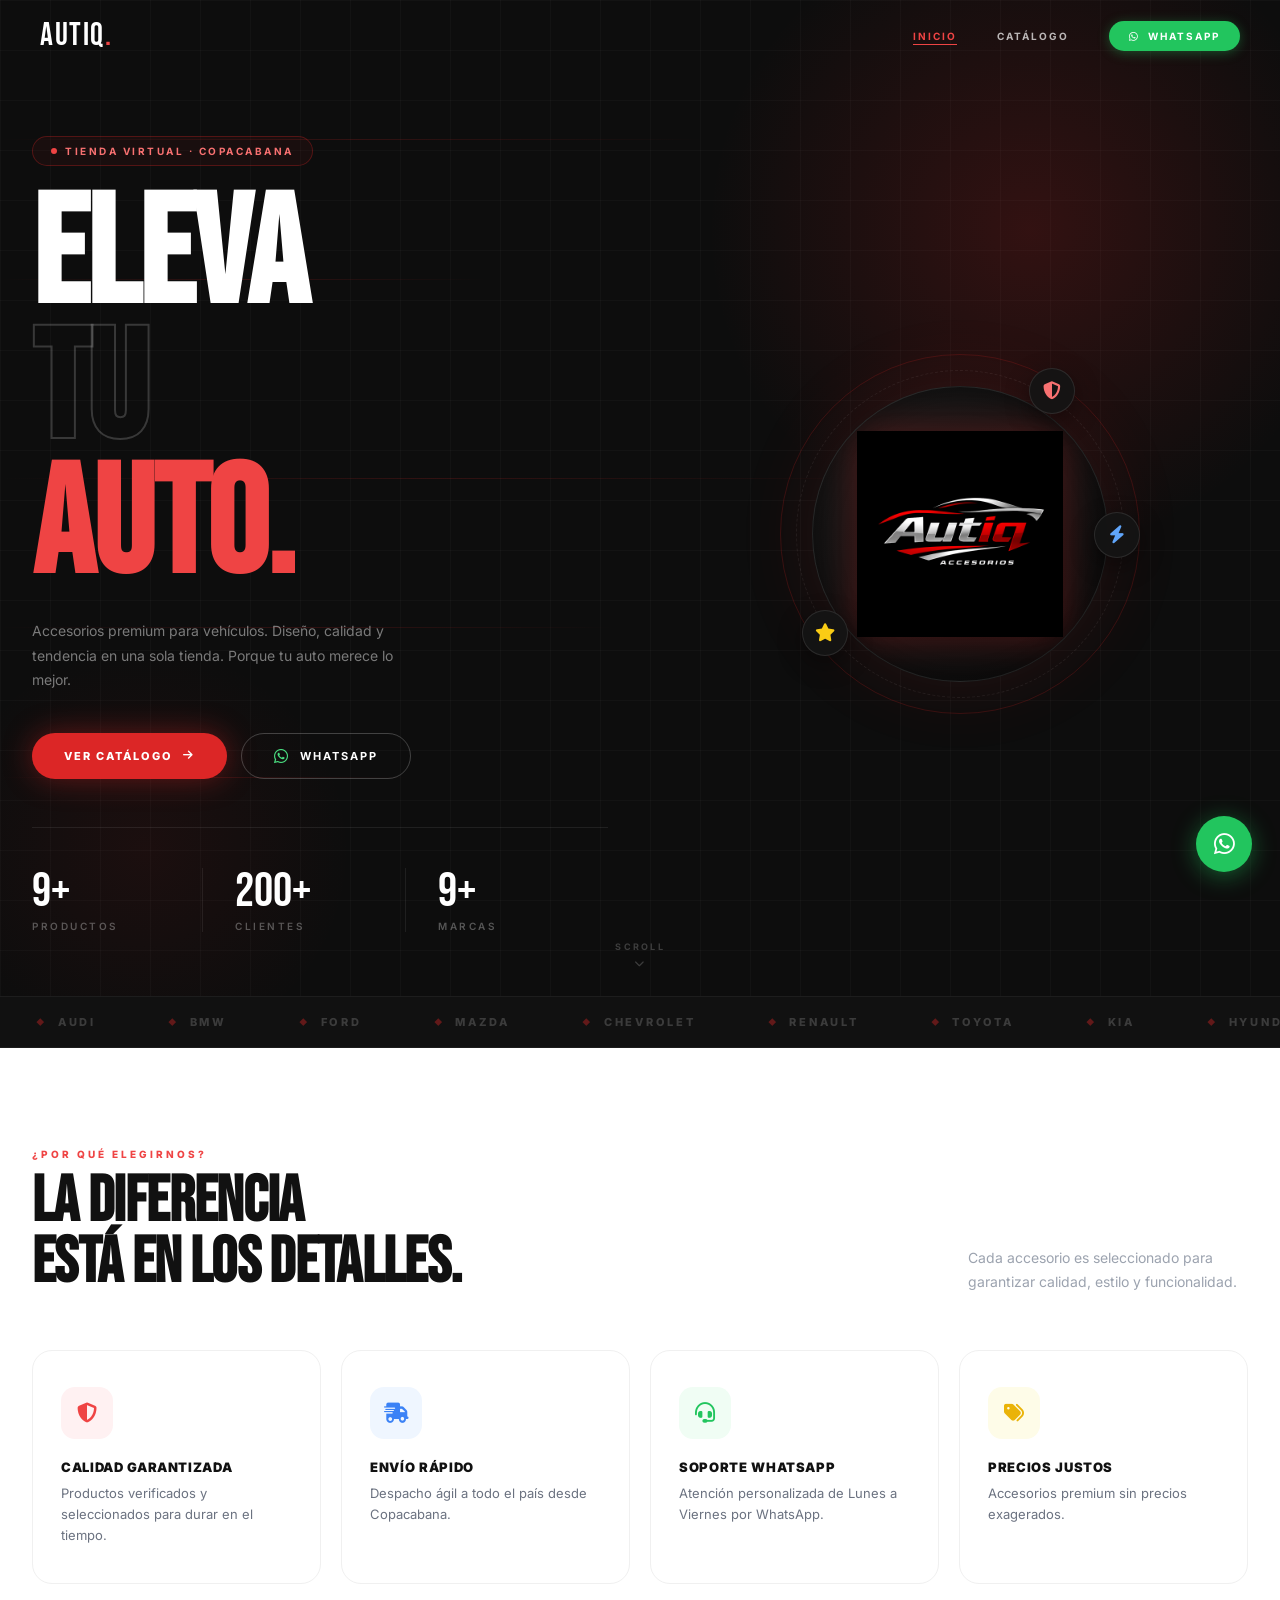
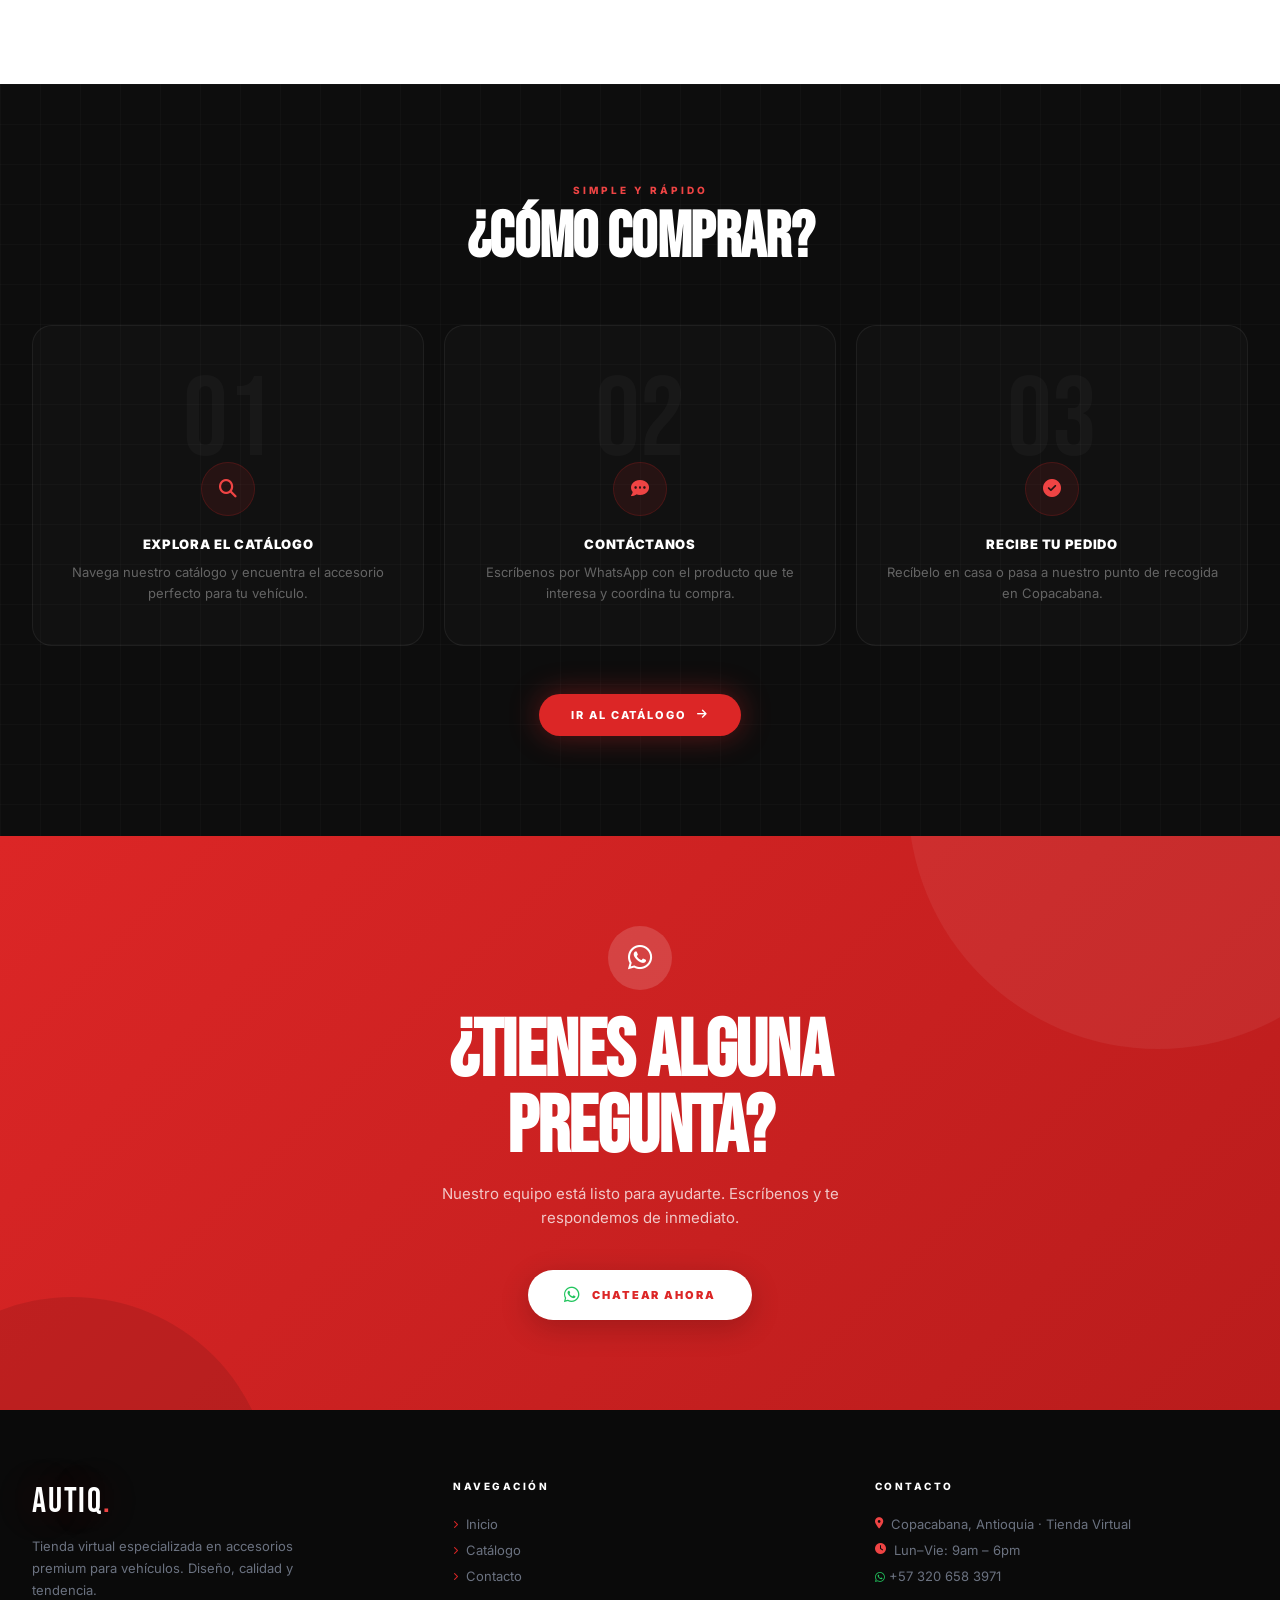
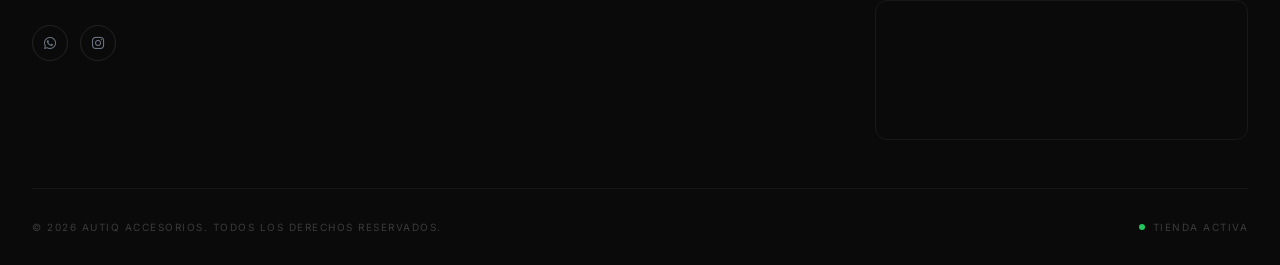
<file: index.html>
<!DOCTYPE html>
<html lang="es">
<head>
  <meta charset="UTF-8">
  <meta name="viewport" content="width=device-width, initial-scale=1.0">
  <title>AUTIQ | Accesorios Premium para Vehículos</title>
  <meta name="description" content="Tienda virtual de accesorios premium para vehículos en Copacabana. Tapas de válvula de lujo, calidad garantizada.">
  <link rel="preconnect" href="https://fonts.googleapis.com">
  <link href="https://fonts.googleapis.com/css2?family=Bebas+Neue&family=Inter:wght@400;500;600;700;900&display=swap" rel="stylesheet">
  <link rel="stylesheet" href="https://cdnjs.cloudflare.com/ajax/libs/font-awesome/6.4.0/css/all.min.css">
  <style>
    *, *::before, *::after { box-sizing: border-box; margin: 0; padding: 0; }
    html { scroll-behavior: smooth; }
    body { font-family: 'Inter', sans-serif; background: #fff; color: #111; overflow-x: hidden; }
    a { text-decoration: none; }
    img { display: block; max-width: 100%; }

    /* ── PROGRESS BAR ── */
    #progress-bar {
      position: fixed; top: 0; left: 0; height: 2px; width: 0;
      background: linear-gradient(90deg, #dc2626, #f87171);
      z-index: 9999; transition: width .1s linear;
    }

    /* ── NAVBAR ── */
    #navbar {
      position: fixed; top: 0; left: 0; right: 0; z-index: 100;
      height: 72px; display: flex; align-items: center;
      padding: 0 2.5rem;
      background: transparent;
      border-bottom: 1px solid transparent;
      transition: background .4s ease, border-color .4s ease, backdrop-filter .4s ease;
    }
    #navbar.scrolled {
      background: rgba(10,10,10,0.92);
      border-color: rgba(255,255,255,0.06);
      backdrop-filter: blur(20px);
    }
    .nav-inner { width: 100%; max-width: 1280px; margin: 0 auto; display: flex; justify-content: space-between; align-items: center; }
    .nav-logo {
      font-family: 'Bebas Neue', sans-serif; font-size: 2rem;
      color: #fff; letter-spacing: .05em;
    }
    .nav-logo span { color: #ef4444; }
    .nav-links { display: flex; align-items: center; gap: 2.5rem; }
    .nav-links a { font-size: 10px; font-weight: 700; letter-spacing: .2em; text-transform: uppercase; color: rgba(255,255,255,.7); transition: color .2s; }
    .nav-links a:hover, .nav-links a.active { color: #ef4444; }
    .nav-links a.active { text-decoration: underline; text-underline-offset: 4px; }
    .nav-wa {
      display: inline-flex; align-items: center; gap: 8px;
      background: #22c55e; color: #fff !important;
      padding: 9px 20px; border-radius: 999px;
      font-size: 10px !important; font-weight: 700 !important;
      transition: background .3s, box-shadow .3s !important;
      box-shadow: 0 2px 12px rgba(34,197,94,.35);
    }
    .nav-wa:hover { background: #16a34a !important; color: #fff !important; }
    .hamburger { display: none; background: none; border: none; color: #fff; font-size: 24px; cursor: pointer; }

    /* Mobile menu */
    #mobile-menu {
      display: none; position: fixed; inset: 0; z-index: 200;
      background: #0d0d0d; flex-direction: column;
      align-items: center; justify-content: center; gap: 2.5rem;
    }
    #mobile-menu.open { display: flex; }
    #mobile-menu a { font-size: 2.5rem; font-weight: 300; color: rgba(255,255,255,.8); text-transform: uppercase; letter-spacing: .15em; transition: color .2s; }
    #mobile-menu a:hover { color: #fff; }
    #mobile-menu .close-btn { position: absolute; top: 24px; right: 28px; background: none; border: none; color: rgba(255,255,255,.5); font-size: 32px; cursor: pointer; }
    #mobile-menu .mob-logo { position: absolute; top: 20px; left: 24px; font-family: 'Bebas Neue', sans-serif; font-size: 1.8rem; color: #fff; }
    #mobile-menu .mob-logo span { color: #ef4444; }

    /* ── HERO ── */
    .hero {
      min-height: 100vh; background: #0d0d0d;
      display: flex; align-items: center;
      position: relative; overflow: hidden; padding-top: 72px;
    }
    .hero-grid {
      position: absolute; inset: 0; pointer-events: none;
      background-image: linear-gradient(rgba(255,255,255,.025) 1px, transparent 1px), linear-gradient(90deg, rgba(255,255,255,.025) 1px, transparent 1px);
      background-size: 50px 50px;
    }
    .hero-glow { position: absolute; border-radius: 50%; pointer-events: none; }
    .hero-glow-1 { top: -120px; right: -100px; width: 700px; height: 700px; background: radial-gradient(circle, rgba(220,38,38,.18) 0%, transparent 65%); }
    .hero-glow-2 { bottom: -80px; left: -80px; width: 450px; height: 450px; background: radial-gradient(circle, rgba(220,38,38,.07) 0%, transparent 65%); }

    /* Speed lines */
    .speed-lines { position: absolute; inset: 0; pointer-events: none; overflow: hidden; }
    .speed-lines span {
      position: absolute; left: 0; height: 1px;
      background: linear-gradient(90deg, transparent, rgba(220,38,38,.18), transparent);
      animation: speedLine 5s ease-in-out infinite;
    }
    .speed-lines span:nth-child(1){top:14%;width:55%;animation-delay:0s}
    .speed-lines span:nth-child(2){top:28%;width:38%;animation-delay:.9s}
    .speed-lines span:nth-child(3){top:48%;width:68%;animation-delay:1.8s}
    .speed-lines span:nth-child(4){top:63%;width:48%;animation-delay:2.7s}
    .speed-lines span:nth-child(5){top:78%;width:32%;animation-delay:1.3s}
    @keyframes speedLine {
      0%{transform:translateX(-100%);opacity:0}15%{opacity:1}85%{opacity:1}100%{transform:translateX(120vw);opacity:0}
    }

    .hero-inner { max-width: 1280px; margin: 0 auto; padding: 4rem 2rem; width: 100%; position: relative; z-index: 1; display: flex; flex-wrap: wrap; align-items: center; gap: 4rem; }

    /* Pill */
    .pill { display: inline-flex; align-items: center; gap: 8px; padding: 8px 18px; border-radius: 999px; border: 1px solid rgba(220,38,38,.3); background: rgba(220,38,38,.06); color: #f87171; font-size: 10px; font-weight: 700; letter-spacing: .25em; text-transform: uppercase; margin-bottom: 1.5rem; }
    .pill-dot { width: 6px; height: 6px; border-radius: 50%; background: #ef4444; animation: pulse 1.5s ease-in-out infinite; }
    @keyframes pulse { 0%,100%{opacity:1;transform:scale(1)}50%{opacity:.4;transform:scale(.7)} }

    .hero-title { font-family: 'Bebas Neue', sans-serif; font-size: clamp(4.5rem,12vw,10rem); line-height: .88; color: #fff; letter-spacing: -.01em; margin-bottom: 1.5rem; }
    .hero-title .outline { -webkit-text-stroke: 2px rgba(255,255,255,.18); color: transparent; }
    .hero-title .red { color: #ef4444; }
    .hero-subtitle { color: rgba(255,255,255,.45); font-size: 14px; line-height: 1.75; max-width: 400px; margin-bottom: 2.5rem; }

    .btn-row { display: flex; flex-wrap: wrap; gap: 14px; margin-bottom: 0; }
    .btn-red { display: inline-flex; align-items: center; gap: 10px; background: #dc2626; color: #fff; padding: 14px 32px; border-radius: 999px; font-size: 11px; font-weight: 800; text-transform: uppercase; letter-spacing: .18em; transition: all .3s; box-shadow: 0 0 30px rgba(220,38,38,.4); }
    .btn-red:hover { background: #b91c1c; box-shadow: 0 0 50px rgba(220,38,38,.6); transform: translateY(-2px); color: #fff; }
    .btn-outline { display: inline-flex; align-items: center; gap: 10px; background: transparent; color: #fff; padding: 14px 32px; border-radius: 999px; font-size: 11px; font-weight: 700; text-transform: uppercase; letter-spacing: .18em; border: 1px solid rgba(255,255,255,.22); transition: all .3s; }
    .btn-outline:hover { border-color: rgba(255,255,255,.5); background: rgba(255,255,255,.05); color: #fff; }

    /* Stats */
    .hero-stats { display: flex; margin-top: 3rem; padding-top: 2.5rem; border-top: 1px solid rgba(255,255,255,.08); gap: 0; }
    .stat { flex: 1; }
    .stat+.stat { border-left: 1px solid rgba(255,255,255,.08); padding-left: 2rem; }
    .stat-num { font-family: 'Bebas Neue', sans-serif; font-size: 3rem; color: #fff; line-height: 1; }
    .stat-label { font-size: 10px; font-weight: 600; color: rgba(255,255,255,.3); text-transform: uppercase; letter-spacing: .25em; margin-top: 4px; }

    /* Logo visual */
    .hero-visual { display: flex; align-items: center; justify-content: center; flex: 1; min-width: 260px; }
    .logo-ring { position: relative; width: 360px; height: 360px; }
    .ring-outer { position: absolute; inset: 0; border-radius: 50%; border: 1px solid rgba(220,38,38,.2); animation: spin 20s linear infinite; }
    .ring-inner { position: absolute; inset: 16px; border-radius: 50%; border: 1px dashed rgba(255,255,255,.07); animation: spin 30s linear infinite reverse; }
    @keyframes spin { from{transform:rotate(0)}to{transform:rotate(360deg)} }
    .logo-circle { position: absolute; inset: 32px; border-radius: 50%; background: linear-gradient(145deg,#1a1a1a,#0d0d0d); border: 1px solid rgba(255,255,255,.08); display: flex; align-items: center; justify-content: center; box-shadow: 0 0 80px rgba(220,38,38,.12), inset 0 0 40px rgba(0,0,0,.5); overflow: hidden; }
    .logo-circle img { width: 70%; height: 70%; object-fit: contain; filter: drop-shadow(0 0 20px rgba(220,38,38,.3)); transition: transform .7s; }
    .logo-circle:hover img { transform: scale(1.08); }
    .fbadge { position: absolute; width: 46px; height: 46px; border-radius: 50%; background: rgba(20,20,20,.9); border: 1px solid rgba(255,255,255,.1); display: flex; align-items: center; justify-content: center; box-shadow: 0 8px 24px rgba(0,0,0,.4); backdrop-filter: blur(8px); }
    .fbadge-1 { top: 4%; right: 18%; animation: floatY 3s ease-in-out infinite; }
    .fbadge-2 { bottom: 16%; left: 6%; animation: floatY 4s ease-in-out infinite 1s; }
    .fbadge-3 { top: 44%; right: 0; animation: floatY 3.5s ease-in-out infinite .5s; }
    @keyframes floatY { 0%,100%{transform:translateY(0)}50%{transform:translateY(-10px)} }

    /* Scroll hint */
    .scroll-hint { position: absolute; bottom: 28px; left: 50%; transform: translateX(-50%); display: flex; flex-direction: column; align-items: center; gap: 6px; color: rgba(255,255,255,.2); font-size: 9px; font-weight: 700; letter-spacing: .25em; text-transform: uppercase; animation: bounceDown 2s ease-in-out infinite; }
    @keyframes bounceDown { 0%,100%{transform:translateX(-50%) translateY(0)}50%{transform:translateX(-50%) translateY(6px)} }

    /* ── MARQUEE ── */
    .marquee-section { background: #111; border-top: 1px solid rgba(255,255,255,.05); border-bottom: 1px solid rgba(255,255,255,.05); padding: 18px 0; overflow: hidden; }
    .marquee-track { display: flex; width: max-content; animation: marq 30s linear infinite; }
    .marquee-track:hover { animation-play-state: paused; }
    @keyframes marq { from{transform:translateX(0)}to{transform:translateX(-50%)} }
    .marquee-item { display: flex; align-items: center; gap: 10px; padding: 0 36px; color: rgba(255,255,255,.18); font-size: 11px; font-weight: 800; letter-spacing: .25em; text-transform: uppercase; white-space: nowrap; }
    .msep { color: rgba(220,38,38,.4); font-size: 8px; }

    /* ── BENEFICIOS ── */
    .section { padding: 100px 2rem; }
    .section-inner { max-width: 1280px; margin: 0 auto; }
    .eyebrow { display: block; font-size: 10px; font-weight: 800; letter-spacing: .3em; text-transform: uppercase; color: #ef4444; margin-bottom: 12px; }
    .s-title { font-family: 'Bebas Neue', sans-serif; font-size: clamp(2.5rem,6vw,4rem); line-height: .95; letter-spacing: -.01em; }
    .benefits-header { display: flex; flex-wrap: wrap; align-items: flex-end; justify-content: space-between; gap: 2rem; margin-bottom: 3.5rem; }
    .benefits-sub { color: #9ca3af; font-size: 14px; max-width: 280px; line-height: 1.7; }
    .benefits-grid { display: grid; grid-template-columns: repeat(auto-fit, minmax(220px,1fr)); gap: 20px; }
    .bcard { background: #fff; border: 1px solid #f0f0f0; border-radius: 20px; padding: 36px 28px; transition: all .4s; cursor: default; position: relative; overflow: hidden; }
    .bcard:hover { border-color: #e5e5e5; transform: translateY(-6px); box-shadow: 0 20px 60px rgba(0,0,0,.08); }
    .bcard::after { content:''; position: absolute; bottom:0; left:0; right:0; height:3px; background: linear-gradient(90deg,#dc2626,#f87171); transform: scaleX(0); transition: transform .4s; border-radius: 0 0 20px 20px; }
    .bcard:hover::after { transform: scaleX(1); }
    .bicon { width: 52px; height: 52px; border-radius: 14px; display: flex; align-items: center; justify-content: center; margin-bottom: 20px; font-size: 20px; }
    .btitle { font-size: 13px; font-weight: 900; color: #111; text-transform: uppercase; letter-spacing: .05em; margin-bottom: 8px; }
    .bdesc { font-size: 13px; color: #6b7280; line-height: 1.65; }

    /* ── PASOS ── */
    .steps-bg { background: #0d0d0d; }
    .steps-grid-bg { position: absolute; inset: 0; background-image: linear-gradient(rgba(255,255,255,.02) 1px, transparent 1px), linear-gradient(90deg, rgba(255,255,255,.02) 1px, transparent 1px); background-size: 40px 40px; pointer-events: none; }
    .steps-section { padding: 100px 2rem; position: relative; overflow: hidden; }
    .steps-header { text-align: center; margin-bottom: 3.5rem; }
    .steps-grid { display: grid; grid-template-columns: repeat(auto-fit, minmax(240px,1fr)); gap: 20px; }
    .scard { text-align: center; padding: 40px 24px; border-radius: 20px; border: 1px solid rgba(255,255,255,.06); background: rgba(255,255,255,.02); transition: all .4s; position: relative; overflow: hidden; }
    .scard:hover { border-color: rgba(220,38,38,.25); background: rgba(255,255,255,.04); transform: translateY(-4px); }
    .snum { font-family: 'Bebas Neue', sans-serif; font-size: 7rem; color: rgba(255,255,255,.03); line-height: 1; margin-bottom: -1rem; transition: color .4s; }
    .scard:hover .snum { color: rgba(220,38,38,.07); }
    .sicon { width: 54px; height: 54px; border-radius: 50%; margin: 0 auto 20px; display: flex; align-items: center; justify-content: center; background: rgba(220,38,38,.1); border: 1px solid rgba(220,38,38,.2); transition: all .4s; font-size: 18px; color: #ef4444; }
    .scard:hover .sicon { background: #dc2626; border-color: #dc2626; color: #fff; }
    .stitle { font-size: 13px; font-weight: 900; color: #fff; text-transform: uppercase; letter-spacing: .05em; margin-bottom: 10px; }
    .sdesc { font-size: 13px; color: rgba(255,255,255,.35); line-height: 1.65; }
    .sline { position: absolute; bottom: 0; left: 0; right: 0; height: 2px; background: linear-gradient(90deg, transparent, rgba(220,38,38,.5), transparent); transform: scaleX(0); transition: transform .5s; }
    .scard:hover .sline { transform: scaleX(1); }

    /* ── CTA ── */
    .cta-section { background: linear-gradient(135deg, #dc2626, #b91c1c); padding: 90px 24px; text-align: center; position: relative; overflow: hidden; }
    .cta-section::before { content:''; position:absolute;top:-50%;right:-10%;width:500px;height:500px;border-radius:50%;background:rgba(255,255,255,.06);pointer-events:none; }
    .cta-section::after  { content:''; position:absolute;bottom:-50%;left:-10%;width:400px;height:400px;border-radius:50%;background:rgba(0,0,0,.1);pointer-events:none; }
    .cta-inner { position: relative; z-index: 1; }
    .cta-icon { width: 64px; height: 64px; border-radius: 50%; background: rgba(255,255,255,.15); display: flex; align-items: center; justify-content: center; margin: 0 auto 24px; }
    .cta-title { font-family: 'Bebas Neue', sans-serif; font-size: clamp(2.5rem,7vw,5rem); color: #fff; line-height: .95; letter-spacing: -.01em; margin-bottom: 16px; }
    .cta-sub { color: rgba(255,255,255,.75); font-size: 15px; max-width: 460px; margin: 0 auto 40px; line-height: 1.6; }
    .btn-white { display: inline-flex; align-items: center; gap: 10px; background: #fff; color: #dc2626; padding: 16px 36px; border-radius: 999px; font-size: 11px; font-weight: 900; text-transform: uppercase; letter-spacing: .18em; transition: all .3s; box-shadow: 0 8px 30px rgba(0,0,0,.2); }
    .btn-white:hover { background: #f9fafb; transform: translateY(-3px); box-shadow: 0 16px 40px rgba(0,0,0,.25); color: #dc2626; }

    /* ── FOOTER ── */
    footer { background: #0a0a0a; color: #6b7280; padding: 70px 2rem 32px; }
    .footer-top { max-width: 1280px; margin: 0 auto; display: grid; grid-template-columns: repeat(auto-fit, minmax(220px,1fr)); gap: 3rem; margin-bottom: 3rem; }
    .footer-logo { font-family: 'Bebas Neue', sans-serif; font-size: 2.2rem; color: #fff; letter-spacing: .05em; margin-bottom: 12px; text-shadow: 0 0 40px rgba(220,38,38,.25); }
    .footer-logo span { color: #ef4444; }
    .footer-p { font-size: 13px; line-height: 1.7; max-width: 280px; margin-bottom: 1.5rem; }
    .social-links { display: flex; gap: 12px; }
    .social-link { width: 36px; height: 36px; border-radius: 50%; border: 1px solid rgba(255,255,255,.1); display: flex; align-items: center; justify-content: center; font-size: 14px; color: #6b7280; transition: all .3s; }
    .social-link:hover { color: #fff; }
    .social-link.wa:hover { background: #22c55e; border-color: #22c55e; }
    .social-link.ig:hover { background: linear-gradient(135deg,#833ab4,#fd1d1d,#fcb045); border-color: transparent; }
    .footer-h { font-size: 10px; font-weight: 800; letter-spacing: .25em; text-transform: uppercase; color: #fff; margin-bottom: 1.5rem; }
    .footer-links { display: flex; flex-direction: column; gap: 10px; }
    .footer-links a { font-size: 13px; color: #6b7280; display: flex; align-items: center; gap: 8px; transition: color .2s; }
    .footer-links a:hover { color: #fff; }
    .fchev { color: #dc2626; font-size: 8px; }
    .footer-info p { font-size: 13px; display: flex; align-items: flex-start; gap: 8px; margin-bottom: 10px; }
    .footer-info .icon { color: #ef4444; font-size: 11px; margin-top: 2px; flex-shrink: 0; }
    .map-wrap { border-radius: 12px; overflow: hidden; border: 1px solid rgba(255,255,255,.06); height: 140px; margin-top: 16px; }
    .footer-bottom { max-width: 1280px; margin: 0 auto; padding-top: 2rem; border-top: 1px solid rgba(255,255,255,.05); display: flex; flex-wrap: wrap; justify-content: space-between; align-items: center; gap: 1rem; font-size: 10px; letter-spacing: .15em; text-transform: uppercase; color: rgba(255,255,255,.2); }
    .active-dot { display: inline-flex; align-items: center; gap: 8px; }
    .dot-green { width: 6px; height: 6px; border-radius: 50%; background: #22c55e; animation: pulse 1.5s ease-in-out infinite; }

    /* ── WA FLOAT ── */
    .wa-float { position: fixed; bottom: 28px; right: 28px; z-index: 999; width: 56px; height: 56px; border-radius: 50%; background: #22c55e; color: #fff; display: flex; align-items: center; justify-content: center; font-size: 24px; text-decoration: none; box-shadow: 0 4px 24px rgba(34,197,94,.45); transition: all .3s; }
    .wa-float:hover { background: #16a34a; transform: scale(1.12); box-shadow: 0 6px 36px rgba(34,197,94,.6); color: #fff; }
    .wa-tip { position: absolute; right: 68px; background: #111; color: #fff; font-size: 10px; font-weight: 700; letter-spacing: .12em; text-transform: uppercase; padding: 8px 14px; border-radius: 8px; white-space: nowrap; opacity: 0; pointer-events: none; transition: opacity .3s; }
    .wa-float:hover .wa-tip { opacity: 1; }

    /* ── RESPONSIVE ── */
    @media(max-width:768px){
      .nav-links { display: none; }
      .hamburger { display: block; }
      .hero-visual { display: none; }
      .logo-ring { width: 260px; height: 260px; }
      .hero-stats { gap: 0; }
      .stat+.stat { padding-left: 1.2rem; }
    }
  </style>
</head>
<body>

  <div id="progress-bar"></div>

  <!-- NAVBAR -->
  <nav id="navbar">
    <div class="nav-inner">
      <a href="index.html" class="nav-logo">AUTIQ<span>.</span></a>
      <div class="nav-links">
        <a href="index.html" class="active">Inicio</a>
        <a href="catalogo.html">Catálogo</a>
        <a href="https://wa.me/573206583971" target="_blank" class="nav-wa">
          <i class="fa-brands fa-whatsapp"></i> WhatsApp
        </a>
      </div>
      <button class="hamburger" onclick="document.getElementById('mobile-menu').classList.toggle('open')">
        <i class="fa-solid fa-bars-staggered"></i>
      </button>
    </div>
  </nav>

  <!-- MOBILE MENU -->
  <div id="mobile-menu">
    <button class="close-btn" onclick="document.getElementById('mobile-menu').classList.remove('open')">
      <i class="fa-solid fa-xmark"></i>
    </button>
    <span class="mob-logo">AUTIQ<span>.</span></span>
    <a href="index.html" onclick="document.getElementById('mobile-menu').classList.remove('open')">Inicio</a>
    <a href="catalogo.html" onclick="document.getElementById('mobile-menu').classList.remove('open')">Catálogo</a>
    <a href="https://wa.me/573206583971" target="_blank" style="background:#22c55e;color:#fff;padding:14px 32px;border-radius:999px;font-size:1rem;font-weight:700;">
      <i class="fa-brands fa-whatsapp"></i> WhatsApp
    </a>
  </div>

  <!-- HERO -->
  <section class="hero">
    <div class="hero-grid"></div>
    <div class="hero-glow hero-glow-1"></div>
    <div class="hero-glow hero-glow-2"></div>
    <div class="speed-lines">
      <span></span><span></span><span></span><span></span><span></span>
    </div>

    <div class="hero-inner">
      <!-- Texto -->
      <div style="flex:1;min-width:280px;">
        <div class="pill">
          <span class="pill-dot"></span>
          Tienda Virtual · Copacabana
        </div>
        <h1 class="hero-title">
          ELEVA<br>
          <span class="outline">TU</span><br>
          <span class="red">AUTO.</span>
        </h1>
        <p class="hero-subtitle">
          Accesorios premium para vehículos. Diseño, calidad y tendencia
          en una sola tienda. Porque tu auto merece lo mejor.
        </p>
        <div class="btn-row">
          <a href="catalogo.html" class="btn-red">
            Ver Catálogo <i class="fa-solid fa-arrow-right" style="font-size:11px;"></i>
          </a>
          <a href="https://wa.me/573206583971" target="_blank" class="btn-outline">
            <i class="fa-brands fa-whatsapp" style="color:#4ade80;font-size:16px;"></i> WhatsApp
          </a>
        </div>
        <div class="hero-stats">
          <div class="stat">
            <div class="stat-num counter" data-target="9" data-suffix="+">9+</div>
            <div class="stat-label">Productos</div>
          </div>
          <div class="stat">
            <div class="stat-num counter" data-target="200" data-suffix="+">200+</div>
            <div class="stat-label">Clientes</div>
          </div>
          <div class="stat">
            <div class="stat-num">9+</div>
            <div class="stat-label">Marcas</div>
          </div>
        </div>
      </div>

      <!-- Logo Visual -->
      <div class="hero-visual">
        <div class="logo-ring">
          <div class="ring-outer"></div>
          <div class="ring-inner"></div>
          <div class="logo-circle">
            <img src="images/logo.png" alt="AUTIQ Logo">
          </div>
          <div class="fbadge fbadge-1"><i class="fa-solid fa-shield-halved" style="color:#f87171;font-size:18px;"></i></div>
          <div class="fbadge fbadge-2"><i class="fa-solid fa-star" style="color:#facc15;font-size:18px;"></i></div>
          <div class="fbadge fbadge-3"><i class="fa-solid fa-bolt" style="color:#60a5fa;font-size:18px;"></i></div>
        </div>
      </div>
    </div>

    <div class="scroll-hint">
      <span>Scroll</span>
      <i class="fa-solid fa-chevron-down" style="font-size:10px;"></i>
    </div>
  </section>

  <!-- MARQUEE -->
  <section class="marquee-section">
    <div class="marquee-track">
      <div class="marquee-item"><span class="msep">◆</span> AUDI</div>
      <div class="marquee-item"><span class="msep">◆</span> BMW</div>
      <div class="marquee-item"><span class="msep">◆</span> FORD</div>
      <div class="marquee-item"><span class="msep">◆</span> MAZDA</div>
      <div class="marquee-item"><span class="msep">◆</span> CHEVROLET</div>
      <div class="marquee-item"><span class="msep">◆</span> RENAULT</div>
      <div class="marquee-item"><span class="msep">◆</span> TOYOTA</div>
      <div class="marquee-item"><span class="msep">◆</span> KIA</div>
      <div class="marquee-item"><span class="msep">◆</span> HYUNDAI</div>
      <div class="marquee-item"><span class="msep">◆</span> NISSAN</div>
      <div class="marquee-item"><span class="msep">◆</span> VOLKSWAGEN</div>
      <div class="marquee-item"><span class="msep">◆</span> MERCEDES</div>
      <!-- Repetir para loop infinito -->
      <div class="marquee-item"><span class="msep">◆</span> AUDI</div>
      <div class="marquee-item"><span class="msep">◆</span> BMW</div>
      <div class="marquee-item"><span class="msep">◆</span> FORD</div>
      <div class="marquee-item"><span class="msep">◆</span> MAZDA</div>
      <div class="marquee-item"><span class="msep">◆</span> CHEVROLET</div>
      <div class="marquee-item"><span class="msep">◆</span> RENAULT</div>
      <div class="marquee-item"><span class="msep">◆</span> TOYOTA</div>
      <div class="marquee-item"><span class="msep">◆</span> KIA</div>
      <div class="marquee-item"><span class="msep">◆</span> HYUNDAI</div>
      <div class="marquee-item"><span class="msep">◆</span> NISSAN</div>
      <div class="marquee-item"><span class="msep">◆</span> VOLKSWAGEN</div>
      <div class="marquee-item"><span class="msep">◆</span> MERCEDES</div>
    </div>
  </section>

  <!-- BENEFICIOS -->
  <section class="section" style="background:#fff;">
    <div class="section-inner">
      <div class="benefits-header">
        <div>
          <span class="eyebrow">¿Por qué elegirnos?</span>
          <h2 class="s-title">La diferencia<br>está en los detalles.</h2>
        </div>
        <p class="benefits-sub">Cada accesorio es seleccionado para garantizar calidad, estilo y funcionalidad.</p>
      </div>
      <div class="benefits-grid">
        <div class="bcard">
          <div class="bicon" style="background:#fff1f2;"><i class="fa-solid fa-shield-halved" style="color:#ef4444;"></i></div>
          <div class="btitle">Calidad Garantizada</div>
          <p class="bdesc">Productos verificados y seleccionados para durar en el tiempo.</p>
        </div>
        <div class="bcard">
          <div class="bicon" style="background:#eff6ff;"><i class="fa-solid fa-truck-fast" style="color:#3b82f6;"></i></div>
          <div class="btitle">Envío Rápido</div>
          <p class="bdesc">Despacho ágil a todo el país desde Copacabana.</p>
        </div>
        <div class="bcard">
          <div class="bicon" style="background:#f0fdf4;"><i class="fa-solid fa-headset" style="color:#22c55e;"></i></div>
          <div class="btitle">Soporte WhatsApp</div>
          <p class="bdesc">Atención personalizada de Lunes a Viernes por WhatsApp.</p>
        </div>
        <div class="bcard">
          <div class="bicon" style="background:#fefce8;"><i class="fa-solid fa-tags" style="color:#eab308;"></i></div>
          <div class="btitle">Precios Justos</div>
          <p class="bdesc">Accesorios premium sin precios exagerados.</p>
        </div>
      </div>
    </div>
  </section>

  <!-- PASOS -->
  <section class="steps-bg steps-section">
    <div class="steps-grid-bg"></div>
    <div class="section-inner" style="position:relative;z-index:1;">
      <div class="steps-header">
        <span class="eyebrow">Simple y rápido</span>
        <h2 class="s-title" style="color:#fff;">¿Cómo comprar?</h2>
      </div>
      <div class="steps-grid">
        <div class="scard">
          <div class="snum">01</div>
          <div class="sicon"><i class="fa-solid fa-magnifying-glass"></i></div>
          <div class="stitle">Explora el Catálogo</div>
          <p class="sdesc">Navega nuestro catálogo y encuentra el accesorio perfecto para tu vehículo.</p>
          <div class="sline"></div>
        </div>
        <div class="scard">
          <div class="snum">02</div>
          <div class="sicon"><i class="fa-solid fa-comment-dots"></i></div>
          <div class="stitle">Contáctanos</div>
          <p class="sdesc">Escríbenos por WhatsApp con el producto que te interesa y coordina tu compra.</p>
          <div class="sline"></div>
        </div>
        <div class="scard">
          <div class="snum">03</div>
          <div class="sicon"><i class="fa-solid fa-check-circle"></i></div>
          <div class="stitle">Recibe tu Pedido</div>
          <p class="sdesc">Recíbelo en casa o pasa a nuestro punto de recogida en Copacabana.</p>
          <div class="sline"></div>
        </div>
      </div>
      <div style="text-align:center;margin-top:3rem;">
        <a href="catalogo.html" class="btn-red">Ir al Catálogo <i class="fa-solid fa-arrow-right" style="font-size:11px;"></i></a>
      </div>
    </div>
  </section>

  <!-- CTA -->
  <section class="cta-section">
    <div class="cta-inner">
      <div class="cta-icon"><i class="fa-brands fa-whatsapp" style="color:#fff;font-size:28px;"></i></div>
      <h2 class="cta-title">¿Tienes alguna<br>pregunta?</h2>
      <p class="cta-sub">Nuestro equipo está listo para ayudarte. Escríbenos y te respondemos de inmediato.</p>
      <a href="https://wa.me/573206583971?text=Hola!%20Vi%20el%20catálogo%20de%20AUTIQ%20y%20quisiera%20más%20información." target="_blank" class="btn-white">
        <i class="fa-brands fa-whatsapp" style="color:#22c55e;font-size:18px;"></i> Chatear Ahora
      </a>
    </div>
  </section>

  <!-- FOOTER -->
  <footer>
    <div style="max-width:1280px;margin:0 auto;">
      <div class="footer-top">
        <div>
          <div class="footer-logo">AUTIQ<span>.</span></div>
          <p class="footer-p">Tienda virtual especializada en accesorios premium para vehículos. Diseño, calidad y tendencia.</p>
          <div class="social-links">
            <a href="https://wa.me/573206583971" target="_blank" class="social-link wa"><i class="fa-brands fa-whatsapp"></i></a>
            <a href="https://www.instagram.com/tiendavirtualcopacabana" target="_blank" class="social-link ig"><i class="fa-brands fa-instagram"></i></a>
          </div>
        </div>
        <div>
          <div class="footer-h">Navegación</div>
          <div class="footer-links">
            <a href="index.html"><i class="fa-solid fa-chevron-right fchev"></i> Inicio</a>
            <a href="catalogo.html"><i class="fa-solid fa-chevron-right fchev"></i> Catálogo</a>
            <a href="https://wa.me/573206583971" target="_blank"><i class="fa-solid fa-chevron-right fchev"></i> Contacto</a>
          </div>
        </div>
        <div>
          <div class="footer-h">Contacto</div>
          <div class="footer-info">
            <p><i class="fa-solid fa-location-dot icon"></i> Copacabana, Antioquia · Tienda Virtual</p>
            <p><i class="fa-solid fa-clock icon"></i> Lun–Vie: 9am – 6pm</p>
            <p><a href="https://wa.me/573206583971" target="_blank" style="color:#6b7280;transition:color .2s;" onmouseover="this.style.color='#4ade80'" onmouseout="this.style.color='#6b7280'"><i class="fa-brands fa-whatsapp" style="color:#22c55e;font-size:11px;"></i> +57 320 658 3971</a></p>
          </div>
          <div class="map-wrap">
            <iframe src="https://www.google.com/maps/embed?pb=!1m18!1m12!1m3!1d3965.4844772601614!2d-75.54032791477087!3d6.331219909032882!2m3!1f0!2f0!3f0!3m2!1i1024!2i768!4f13.1!3m3!1m2!1s0x8e442f651dfc068d%3A0xc3733830310ce7e2!2sAllegro%20Apartamentos!5e0!3m2!1ses!2sco!4v1773792110507!5m2!1ses!2sco" width="100%" height="100%" style="border:0;filter:grayscale(60%) invert(90%) contrast(80%);" allowfullscreen loading="lazy"></iframe>
          </div>
        </div>
      </div>
      <div class="footer-bottom">
        <span>© 2026 AUTIQ Accesorios. Todos los derechos reservados.</span>
        <span class="active-dot"><span class="dot-green"></span> Tienda activa</span>
      </div>
    </div>
  </footer>

  <!-- WA FLOAT -->
  <a href="https://wa.me/573206583971?text=Hola!%20Quisiera%20información%20sobre%20accesorios." target="_blank" class="wa-float">
    <i class="fa-brands fa-whatsapp"></i>
    <span class="wa-tip">¡Escríbenos!</span>
  </a>

  <script>
    // Navbar scroll
    window.addEventListener('scroll', () => {
      document.getElementById('navbar').classList.toggle('scrolled', window.scrollY > 60);
      const pct = (window.scrollY / (document.documentElement.scrollHeight - window.innerHeight)) * 100;
      document.getElementById('progress-bar').style.width = pct + '%';
    }, {passive:true});

    // Contador animado
    const counters = document.querySelectorAll('.counter[data-target]');
    const obs = new IntersectionObserver(entries => {
      entries.forEach(e => {
        if (!e.isIntersecting) return;
        const el = e.target, target = +el.dataset.target, suffix = el.dataset.suffix || '+';
        let cur = 0;
        const step = Math.max(1, Math.ceil(target / 50));
        const t = setInterval(() => { cur = Math.min(cur + step, target); el.textContent = cur + suffix; if (cur >= target) clearInterval(t); }, 25);
        obs.unobserve(el);
      });
    }, {threshold: .5});
    counters.forEach(c => obs.observe(c));
  </script>
</body>
</html>
</file>
